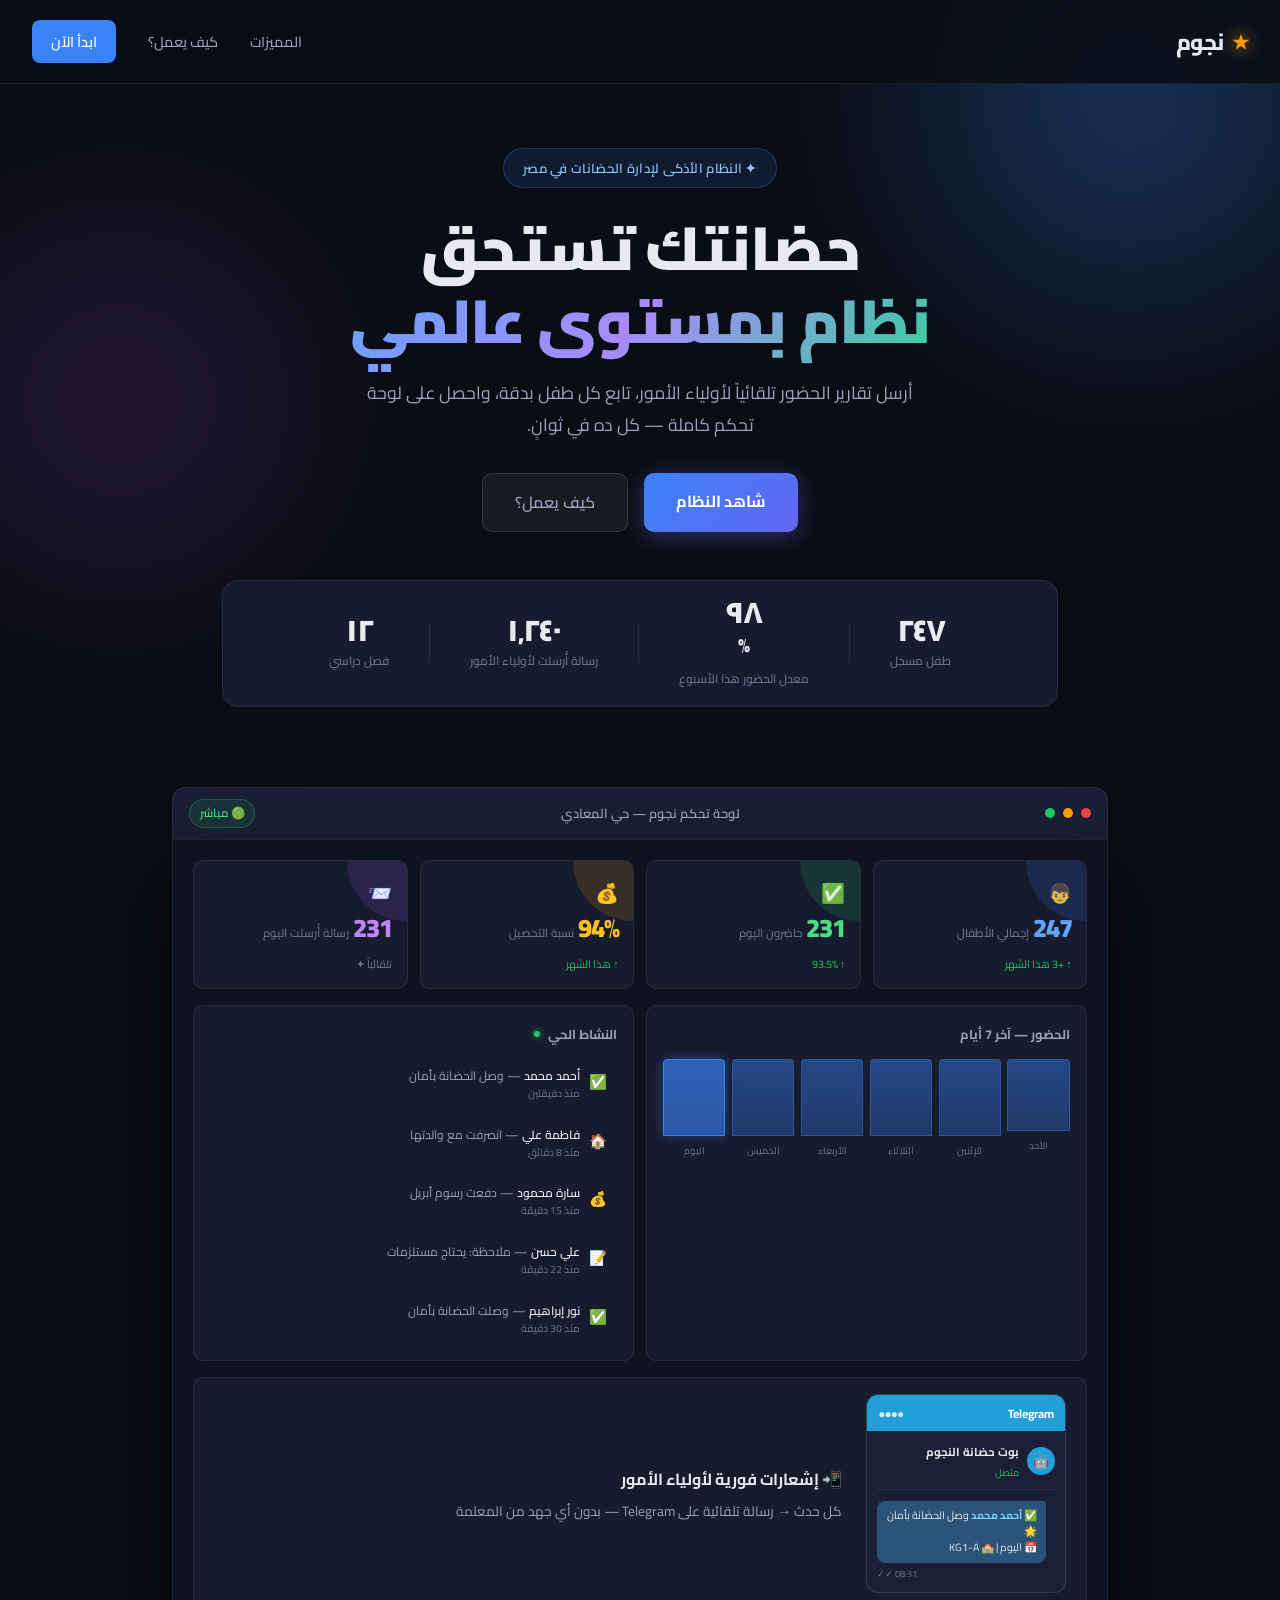
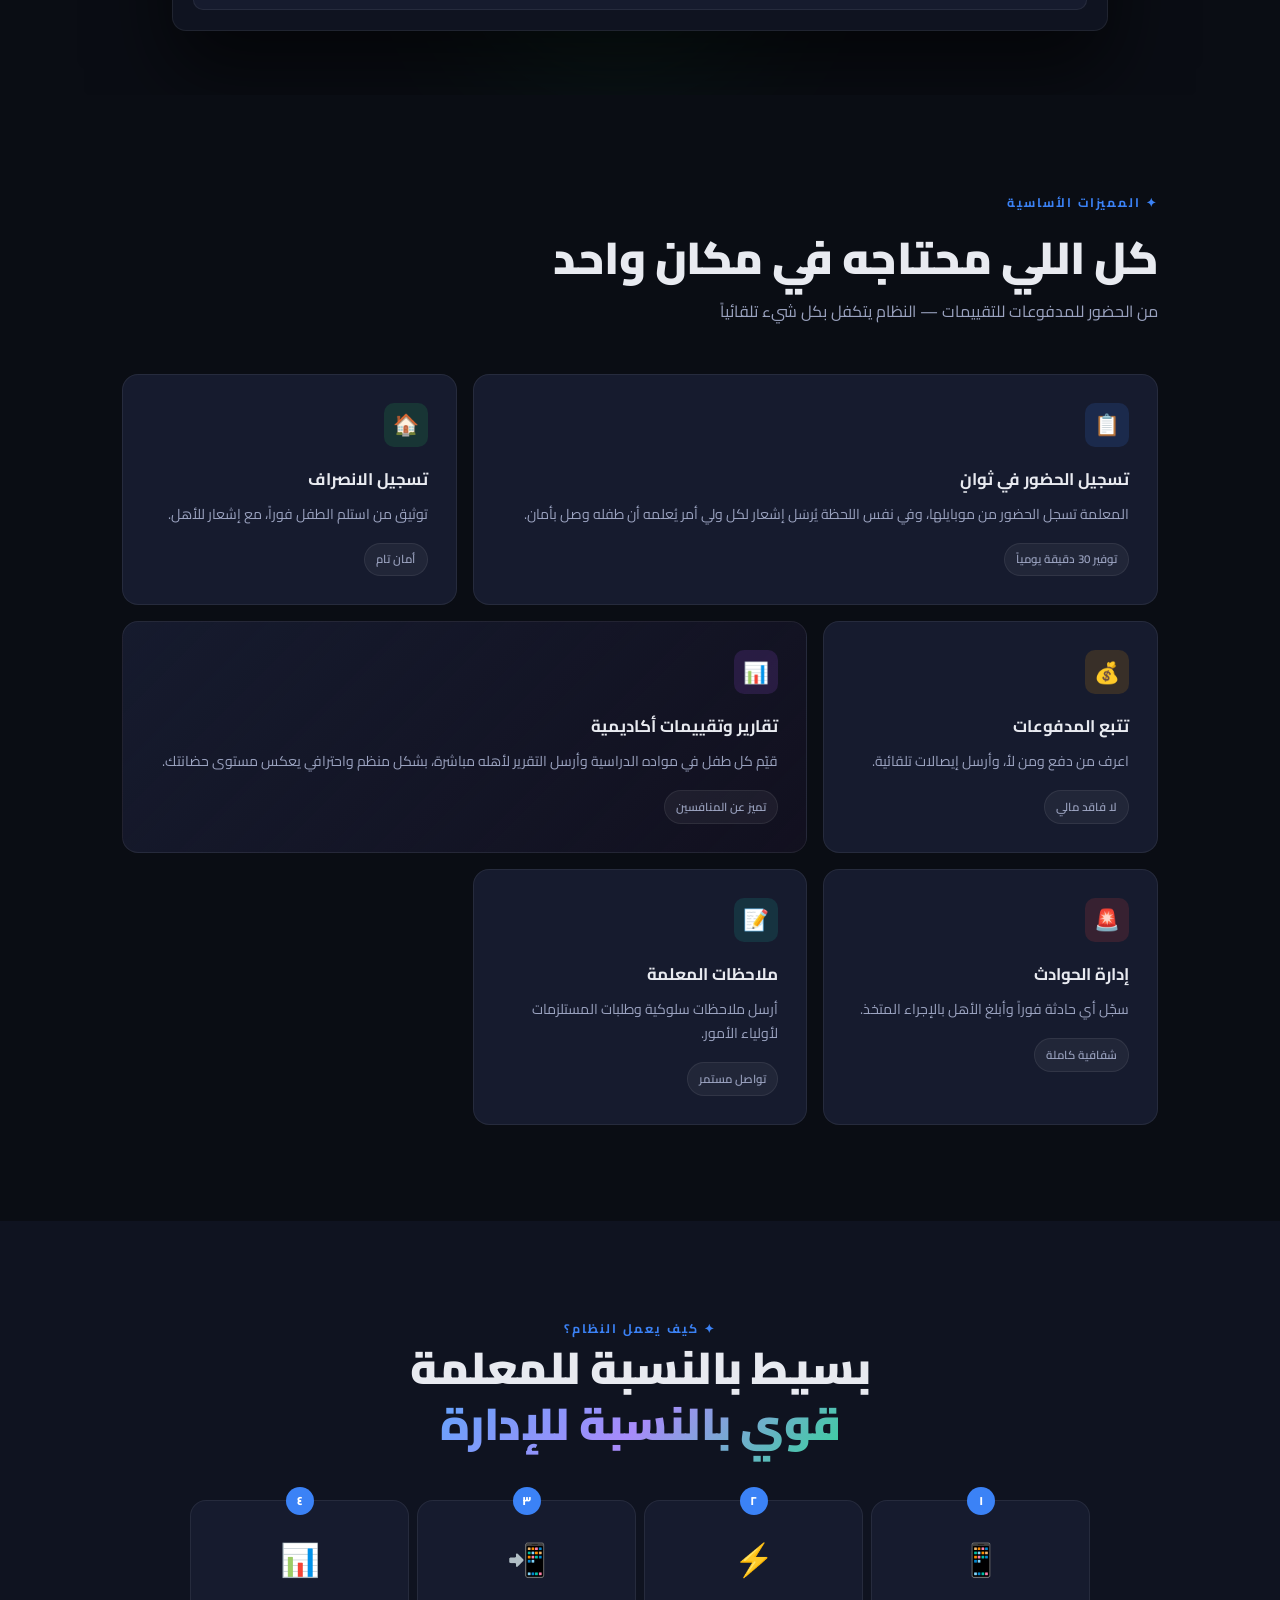
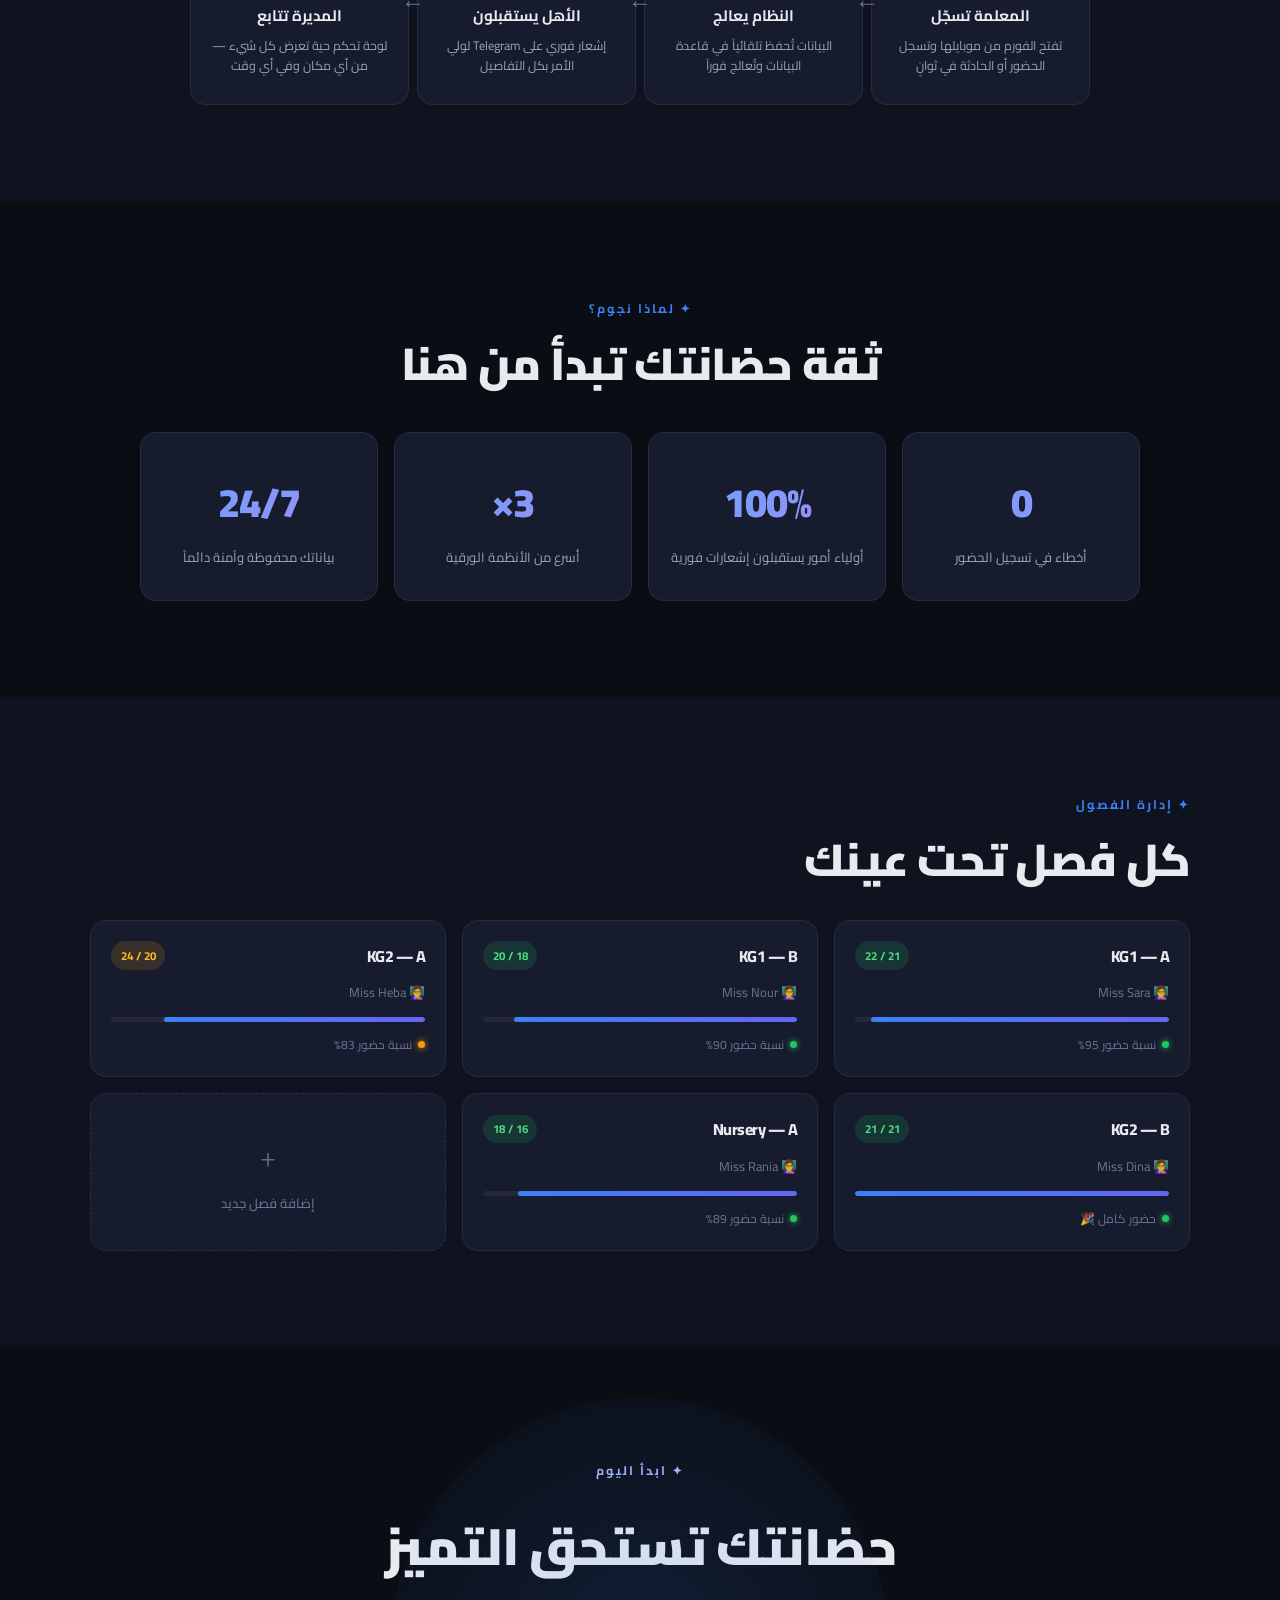
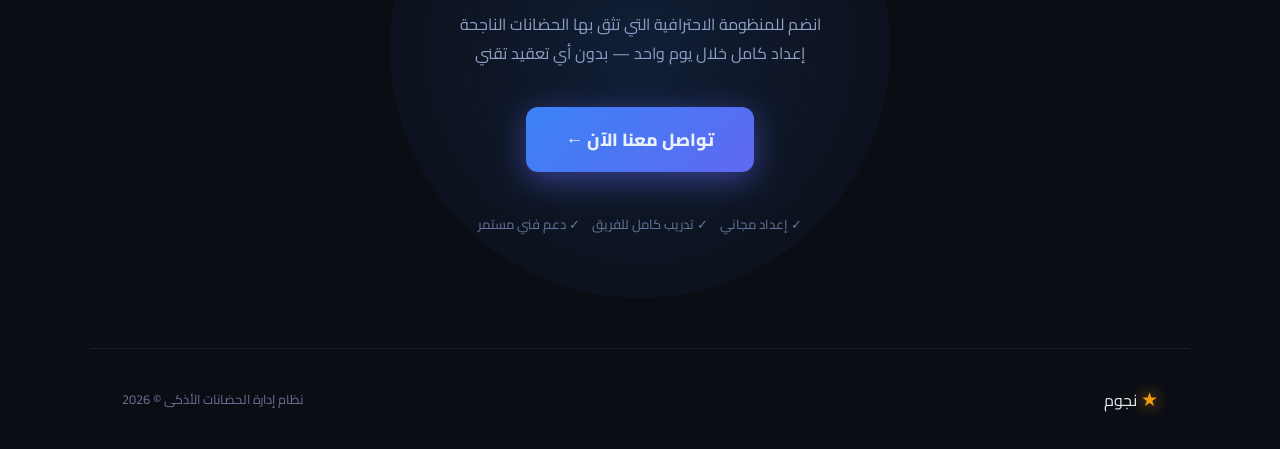
<file: index.html>
<!DOCTYPE html>
<html lang="ar" dir="rtl">
<head>
  <meta charset="UTF-8" />
  <meta name="viewport" content="width=device-width, initial-scale=1.0" />
  <title>نجوم — نظام إدارة الحضانات</title>
  <link rel="stylesheet" href="style.css" />
  <link rel="preconnect" href="https://fonts.googleapis.com" />
  <link rel="preconnect" href="https://fonts.gstatic.com" crossorigin />
  <link href="https://fonts.googleapis.com/css2?family=Cairo:wght@300;400;500;600;700;800;900&family=Tajawal:wght@300;400;500;700;800&display=swap" rel="stylesheet" />
</head>
<body>

  <!-- ===== HERO ===== -->
  <section id="hero">
    <div class="hero-bg-orbs">
      <span class="orb orb-1"></span>
      <span class="orb orb-2"></span>
      <span class="orb orb-3"></span>
    </div>

    <nav class="nav">
      <div class="nav-logo">
        <span class="logo-star">★</span>
        <span class="logo-text">نجوم</span>
      </div>
      <div class="nav-links">
        <a href="#features">المميزات</a>
        <a href="#workflow">كيف يعمل؟</a>
        <a href="#cta" class="nav-cta">ابدأ الآن</a>
      </div>
    </nav>

    <div class="hero-content">
      <div class="hero-badge">✦ النظام الأذكى لإدارة الحضانات في مصر</div>
      <h1 class="hero-headline">
        حضانتك تستحق<br />
        <span class="gradient-text">نظام بمستوى عالمي</span>
      </h1>
      <p class="hero-sub">
        أرسل تقارير الحضور تلقائياً لأولياء الأمور، تابع كل طفل بدقة، واحصل على لوحة تحكم كاملة — كل ده في ثوانٍ.
      </p>
      <div class="hero-actions">
        <a href="#features" class="btn-primary">شاهد النظام</a>
        <a href="#workflow" class="btn-ghost">كيف يعمل؟</a>
      </div>

      <!-- LIVE STATS BAR -->
      <div class="hero-stats">
        <div class="stat-item">
          <span class="stat-num" data-target="247">0</span>
          <span class="stat-label">طفل مسجل</span>
        </div>
        <div class="stat-sep"></div>
        <div class="stat-item">
          <span class="stat-num" data-target="98">0</span><span class="stat-pct">%</span>
          <span class="stat-label">معدل الحضور هذا الأسبوع</span>
        </div>
        <div class="stat-sep"></div>
        <div class="stat-item">
          <span class="stat-num" data-target="1240">0</span>
          <span class="stat-label">رسالة أُرسلت لأولياء الأمور</span>
        </div>
        <div class="stat-sep"></div>
        <div class="stat-item">
          <span class="stat-num" data-target="12">0</span>
          <span class="stat-label">فصل دراسي</span>
        </div>
      </div>
    </div>

    <!-- DASHBOARD PREVIEW -->
    <div class="dashboard-preview">
      <div class="preview-header">
        <span class="preview-dot red"></span>
        <span class="preview-dot yellow"></span>
        <span class="preview-dot green"></span>
        <span class="preview-title">لوحة تحكم نجوم — حي المعادي</span>
        <span class="live-badge">🟢 مباشر</span>
      </div>
      <div class="preview-body">

        <!-- TOP CARDS -->
        <div class="preview-cards">
          <div class="pcard pcard-blue">
            <div class="pcard-icon">👦</div>
            <div class="pcard-info">
              <span class="pcard-num">247</span>
              <span class="pcard-lbl">إجمالي الأطفال</span>
            </div>
            <div class="pcard-trend up">↑ +3 هذا الشهر</div>
          </div>
          <div class="pcard pcard-green">
            <div class="pcard-icon">✅</div>
            <div class="pcard-info">
              <span class="pcard-num">231</span>
              <span class="pcard-lbl">حاضرون اليوم</span>
            </div>
            <div class="pcard-trend up">↑ 93.5%</div>
          </div>
          <div class="pcard pcard-amber">
            <div class="pcard-icon">💰</div>
            <div class="pcard-info">
              <span class="pcard-num">94%</span>
              <span class="pcard-lbl">نسبة التحصيل</span>
            </div>
            <div class="pcard-trend up">↑ هذا الشهر</div>
          </div>
          <div class="pcard pcard-purple">
            <div class="pcard-icon">📨</div>
            <div class="pcard-info">
              <span class="pcard-num">231</span>
              <span class="pcard-lbl">رسالة أُرسلت اليوم</span>
            </div>
            <div class="pcard-trend">تلقائياً ✦</div>
          </div>
        </div>

        <!-- MIDDLE ROW -->
        <div class="preview-mid">
          <!-- ATTENDANCE CHART -->
          <div class="preview-chart-box">
            <div class="box-title">الحضور — آخر 7 أيام</div>
            <div class="chart-bars">
              <div class="bar-col">
                <div class="bar-fill" style="--h:72%"></div>
                <span>الأحد</span>
              </div>
              <div class="bar-col">
                <div class="bar-fill" style="--h:88%"></div>
                <span>الإثنين</span>
              </div>
              <div class="bar-col">
                <div class="bar-fill" style="--h:91%"></div>
                <span>الثلاثاء</span>
              </div>
              <div class="bar-col">
                <div class="bar-fill" style="--h:85%"></div>
                <span>الأربعاء</span>
              </div>
              <div class="bar-col">
                <div class="bar-fill" style="--h:94%"></div>
                <span>الخميس</span>
              </div>
              <div class="bar-col active">
                <div class="bar-fill" style="--h:93%"></div>
                <span>اليوم</span>
              </div>
            </div>
          </div>

          <!-- ACTIVITY FEED -->
          <div class="preview-feed-box">
            <div class="box-title">النشاط الحي <span class="live-dot"></span></div>
            <ul class="feed-list" id="previewFeed">
              <li class="feed-item" data-type="present">
                <span class="feed-icon">✅</span>
                <div class="feed-body">
                  <strong>أحمد محمد</strong> — وصل الحضانة بأمان
                  <span class="feed-time">منذ دقيقتين</span>
                </div>
              </li>
              <li class="feed-item" data-type="checkout">
                <span class="feed-icon">🏠</span>
                <div class="feed-body">
                  <strong>فاطمة علي</strong> — انصرفت مع والدتها
                  <span class="feed-time">منذ 8 دقائق</span>
                </div>
              </li>
              <li class="feed-item" data-type="payment">
                <span class="feed-icon">💰</span>
                <div class="feed-body">
                  <strong>سارة محمود</strong> — دفعت رسوم أبريل
                  <span class="feed-time">منذ 15 دقيقة</span>
                </div>
              </li>
              <li class="feed-item" data-type="note">
                <span class="feed-icon">📝</span>
                <div class="feed-body">
                  <strong>علي حسن</strong> — ملاحظة: يحتاج مستلزمات
                  <span class="feed-time">منذ 22 دقيقة</span>
                </div>
              </li>
              <li class="feed-item" data-type="present">
                <span class="feed-icon">✅</span>
                <div class="feed-body">
                  <strong>نور إبراهيم</strong> — وصلت الحضانة بأمان
                  <span class="feed-time">منذ 30 دقيقة</span>
                </div>
              </li>
            </ul>
          </div>
        </div>

        <!-- TELEGRAM NOTIFICATION PREVIEW -->
        <div class="preview-telegram">
          <div class="tg-phone">
            <div class="tg-bar">
              <span>Telegram</span>
              <span class="tg-signal">●●●●</span>
            </div>
            <div class="tg-chat">
              <div class="tg-header">
                <span class="tg-avatar">🤖</span>
                <div>
                  <div class="tg-name">بوت حضانة النجوم</div>
                  <div class="tg-status">متصل</div>
                </div>
              </div>
              <div class="tg-messages" id="tgMessages">
                <div class="tg-msg">
                  <div class="tg-bubble">✅ <strong>أحمد محمد</strong> وصل الحضانة بأمان 🌟<br/>📅 اليوم | 🏫 KG1-A</div>
                  <span class="tg-ts">08:31 ✓✓</span>
                </div>
              </div>
            </div>
          </div>
          <div class="tg-caption">
            <div class="tg-caption-title">📲 إشعارات فورية لأولياء الأمور</div>
            <div class="tg-caption-sub">كل حدث → رسالة تلقائية على Telegram — بدون أي جهد من المعلمة</div>
          </div>
        </div>

      </div>
    </div>
  </section>

  <!-- ===== FEATURES ===== -->
  <section id="features">
    <div class="section-label">✦ المميزات الأساسية</div>
    <h2 class="section-title">كل اللي محتاجه في مكان واحد</h2>
    <p class="section-sub">من الحضور للمدفوعات للتقييمات — النظام يتكفل بكل شيء تلقائياً</p>

    <div class="features-grid">

      <div class="feat-card feat-large">
        <div class="feat-icon-wrap blue">📋</div>
        <h3>تسجيل الحضور في ثوانٍ</h3>
        <p>المعلمة تسجل الحضور من موبايلها، وفي نفس اللحظة يُرسَل إشعار لكل ولي أمر يُعلمه أن طفله وصل بأمان.</p>
        <div class="feat-tag">توفير 30 دقيقة يومياً</div>
      </div>

      <div class="feat-card">
        <div class="feat-icon-wrap green">🏠</div>
        <h3>تسجيل الانصراف</h3>
        <p>توثيق من استلم الطفل فوراً، مع إشعار للأهل.</p>
        <div class="feat-tag">أمان تام</div>
      </div>

      <div class="feat-card">
        <div class="feat-icon-wrap amber">💰</div>
        <h3>تتبع المدفوعات</h3>
        <p>اعرف من دفع ومن لأ، وأرسل إيصالات تلقائية.</p>
        <div class="feat-tag">لا فاقد مالي</div>
      </div>

      <div class="feat-card feat-large feat-reverse">
        <div class="feat-icon-wrap purple">📊</div>
        <h3>تقارير وتقييمات أكاديمية</h3>
        <p>قيّم كل طفل في مواده الدراسية وأرسل التقرير لأهله مباشرة، بشكل منظم واحترافي يعكس مستوى حضانتك.</p>
        <div class="feat-tag">تميز عن المنافسين</div>
      </div>

      <div class="feat-card">
        <div class="feat-icon-wrap red">🚨</div>
        <h3>إدارة الحوادث</h3>
        <p>سجّل أي حادثة فوراً وأبلغ الأهل بالإجراء المتخذ.</p>
        <div class="feat-tag">شفافية كاملة</div>
      </div>

      <div class="feat-card">
        <div class="feat-icon-wrap teal">📝</div>
        <h3>ملاحظات المعلمة</h3>
        <p>أرسل ملاحظات سلوكية وطلبات المستلزمات لأولياء الأمور.</p>
        <div class="feat-tag">تواصل مستمر</div>
      </div>

    </div>
  </section>

  <!-- ===== WORKFLOW ===== -->
  <section id="workflow">
    <div class="section-label">✦ كيف يعمل النظام؟</div>
    <h2 class="section-title">بسيط بالنسبة للمعلمة<br/><span class="gradient-text">قوي بالنسبة للإدارة</span></h2>

    <div class="workflow-steps">
      <div class="wf-step">
        <div class="wf-num">١</div>
        <div class="wf-icon">📱</div>
        <h4>المعلمة تسجّل</h4>
        <p>تفتح الفورم من موبايلها وتسجل الحضور أو الحادثة في ثوانٍ</p>
      </div>
      <div class="wf-arrow">←</div>
      <div class="wf-step">
        <div class="wf-num">٢</div>
        <div class="wf-icon">⚡</div>
        <h4>النظام يعالج</h4>
        <p>البيانات تُحفظ تلقائياً في قاعدة البيانات وتُعالج فوراً</p>
      </div>
      <div class="wf-arrow">←</div>
      <div class="wf-step">
        <div class="wf-num">٣</div>
        <div class="wf-icon">📲</div>
        <h4>الأهل يستقبلون</h4>
        <p>إشعار فوري على Telegram لولي الأمر بكل التفاصيل</p>
      </div>
      <div class="wf-arrow">←</div>
      <div class="wf-step">
        <div class="wf-num">٤</div>
        <div class="wf-icon">📊</div>
        <h4>المديرة تتابع</h4>
        <p>لوحة تحكم حية تعرض كل شيء — من أي مكان وفي أي وقت</p>
      </div>
    </div>
  </section>

  <!-- ===== TRUST SECTION ===== -->
  <section id="trust">
    <div class="trust-inner">
      <div class="trust-headline">
        <div class="section-label">✦ لماذا نجوم؟</div>
        <h2 class="section-title" style="margin-bottom:1rem">ثقة حضانتك تبدأ من هنا</h2>
      </div>
      <div class="trust-grid">
        <div class="trust-card">
          <div class="trust-num">0</div>
          <div class="trust-desc">أخطاء في تسجيل الحضور</div>
        </div>
        <div class="trust-card">
          <div class="trust-num">100%</div>
          <div class="trust-desc">أولياء أمور يستقبلون إشعارات فورية</div>
        </div>
        <div class="trust-card">
          <div class="trust-num">3×</div>
          <div class="trust-desc">أسرع من الأنظمة الورقية</div>
        </div>
        <div class="trust-card">
          <div class="trust-num">24/7</div>
          <div class="trust-desc">بياناتك محفوظة وآمنة دائماً</div>
        </div>
      </div>
    </div>
  </section>

  <!-- ===== CLASSES DEMO ===== -->
  <section id="classes-demo">
    <div class="section-label">✦ إدارة الفصول</div>
    <h2 class="section-title">كل فصل تحت عينك</h2>
    <div class="classes-grid">
      <div class="class-card" onclick="openClassModal(this)" data-class="KG1-A" data-teacher="Miss Sara" data-count="22" data-present="21">
        <div class="class-header">
          <span class="class-name">KG1 — A</span>
          <span class="class-badge present">21 / 22</span>
        </div>
        <div class="class-meta">👩‍🏫 Miss Sara</div>
        <div class="class-bar"><div class="class-bar-fill" style="width:95%"></div></div>
        <div class="class-footer">
          <span class="status-dot green"></span> نسبة حضور 95%
        </div>
      </div>
      <div class="class-card" onclick="openClassModal(this)" data-class="KG1-B" data-teacher="Miss Nour" data-count="20" data-present="18">
        <div class="class-header">
          <span class="class-name">KG1 — B</span>
          <span class="class-badge present">18 / 20</span>
        </div>
        <div class="class-meta">👩‍🏫 Miss Nour</div>
        <div class="class-bar"><div class="class-bar-fill" style="width:90%"></div></div>
        <div class="class-footer">
          <span class="status-dot green"></span> نسبة حضور 90%
        </div>
      </div>
      <div class="class-card" onclick="openClassModal(this)" data-class="KG2-A" data-teacher="Miss Heba" data-count="24" data-present="20">
        <div class="class-header">
          <span class="class-name">KG2 — A</span>
          <span class="class-badge warning">20 / 24</span>
        </div>
        <div class="class-meta">👩‍🏫 Miss Heba</div>
        <div class="class-bar"><div class="class-bar-fill" style="width:83%"></div></div>
        <div class="class-footer">
          <span class="status-dot amber"></span> نسبة حضور 83%
        </div>
      </div>
      <div class="class-card" onclick="openClassModal(this)" data-class="KG2-B" data-teacher="Miss Dina" data-count="21" data-present="21">
        <div class="class-header">
          <span class="class-name">KG2 — B</span>
          <span class="class-badge present">21 / 21</span>
        </div>
        <div class="class-meta">👩‍🏫 Miss Dina</div>
        <div class="class-bar"><div class="class-bar-fill" style="width:100%"></div></div>
        <div class="class-footer">
          <span class="status-dot green"></span> حضور كامل 🎉
        </div>
      </div>
      <div class="class-card" onclick="openClassModal(this)" data-class="Nursery-A" data-teacher="Miss Rania" data-count="18" data-present="16">
        <div class="class-header">
          <span class="class-name">Nursery — A</span>
          <span class="class-badge present">16 / 18</span>
        </div>
        <div class="class-meta">👩‍🏫 Miss Rania</div>
        <div class="class-bar"><div class="class-bar-fill" style="width:89%"></div></div>
        <div class="class-footer">
          <span class="status-dot green"></span> نسبة حضور 89%
        </div>
      </div>
      <div class="class-card add-class-card">
        <div class="add-class-icon">+</div>
        <div class="add-class-text">إضافة فصل جديد</div>
      </div>
    </div>
  </section>

  <!-- ===== CTA ===== -->
  <section id="cta">
    <div class="cta-inner">
      <div class="cta-orb"></div>
      <div class="section-label" style="color:#a5b4fc">✦ ابدأ اليوم</div>
      <h2 class="cta-title">حضانتك تستحق التميز</h2>
      <p class="cta-sub">انضم للمنظومة الاحترافية التي تثق بها الحضانات الناجحة<br/>إعداد كامل خلال يوم واحد — بدون أي تعقيد تقني</p>
      <a href="mailto:info@nojoom.app" class="btn-cta">تواصل معنا الآن ←</a>
      <div class="cta-note">✓ إعداد مجاني &nbsp;&nbsp; ✓ تدريب كامل للفريق &nbsp;&nbsp; ✓ دعم فني مستمر</div>
    </div>
  </section>

  <!-- ===== FOOTER ===== -->
  <footer class="footer">
    <div class="footer-logo">
      <span class="logo-star">★</span>
      <span class="logo-text">نجوم</span>
    </div>
    <div class="footer-note">نظام إدارة الحضانات الأذكى © 2026</div>
  </footer>

  <!-- ===== CLASS MODAL ===== -->
  <div id="classModal" class="modal-overlay" onclick="closeModal(event)">
    <div class="modal-box">
      <button class="modal-close" onclick="document.getElementById('classModal').classList.remove('open')">✕</button>
      <div class="modal-title" id="modalTitle">فصل KG1-A</div>
      <div class="modal-meta" id="modalMeta"></div>
      <div class="modal-children" id="modalChildren"></div>
    </div>
  </div>

  <script src="app.js"></script>
</body>
</html>
</file>
<file: style.css>
/* ============================
   VARIABLES & RESET
   ============================ */
:root {
  --bg: #0a0d14;
  --bg-2: #0f1320;
  --bg-3: #141825;
  --bg-card: #161b2e;
  --border: rgba(255,255,255,0.07);
  --border-light: rgba(255,255,255,0.12);

  --blue: #3b82f6;
  --blue-soft: rgba(59,130,246,0.15);
  --blue-glow: rgba(59,130,246,0.3);

  --green: #22c55e;
  --green-soft: rgba(34,197,94,0.15);

  --amber: #f59e0b;
  --amber-soft: rgba(245,158,11,0.15);

  --purple: #a855f7;
  --purple-soft: rgba(168,85,247,0.15);

  --red: #ef4444;
  --red-soft: rgba(239,68,68,0.15);

  --teal: #14b8a6;
  --teal-soft: rgba(20,184,166,0.15);

  --text: #e8eaf0;
  --text-muted: #6b7494;
  --text-soft: #9ba3c0;

  --radius: 16px;
  --radius-sm: 10px;
  --font: 'Cairo', 'Tajawal', sans-serif;
}

*, *::before, *::after { box-sizing: border-box; margin: 0; padding: 0; }

html { scroll-behavior: smooth; }

body {
  font-family: var(--font);
  background: var(--bg);
  color: var(--text);
  direction: rtl;
  overflow-x: hidden;
  -webkit-font-smoothing: antialiased;
}

a { text-decoration: none; color: inherit; }

/* ============================
   NAVIGATION
   ============================ */
.nav {
  display: flex;
  align-items: center;
  justify-content: space-between;
  padding: 1.25rem 2rem;
  position: sticky;
  top: 0;
  z-index: 100;
  background: rgba(10,13,20,0.85);
  backdrop-filter: blur(20px);
  border-bottom: 1px solid var(--border);
}

.nav-logo {
  display: flex;
  align-items: center;
  gap: 0.5rem;
  font-size: 1.4rem;
  font-weight: 800;
  letter-spacing: -0.5px;
}

.logo-star {
  color: var(--amber);
  font-size: 1.2rem;
  filter: drop-shadow(0 0 8px var(--amber));
}

.logo-text { color: var(--text); }

.nav-links {
  display: flex;
  align-items: center;
  gap: 2rem;
  font-size: 0.9rem;
  font-weight: 500;
}

.nav-links a { color: var(--text-soft); transition: color 0.2s; }
.nav-links a:hover { color: var(--text); }

.nav-cta {
  background: var(--blue) !important;
  color: #fff !important;
  padding: 0.5rem 1.2rem;
  border-radius: 8px;
  font-weight: 600;
  transition: background 0.2s, box-shadow 0.2s !important;
}
.nav-cta:hover {
  background: #2563eb !important;
  box-shadow: 0 0 20px var(--blue-glow);
}

/* ============================
   HERO SECTION
   ============================ */
#hero {
  position: relative;
  overflow: hidden;
  padding: 0 0 4rem;
}

.hero-bg-orbs {
  position: absolute;
  inset: 0;
  pointer-events: none;
  z-index: 0;
}

.orb {
  position: absolute;
  border-radius: 50%;
  filter: blur(80px);
  opacity: 0.35;
}
.orb-1 {
  width: 500px; height: 500px;
  top: -150px; right: -100px;
  background: radial-gradient(circle, #3b82f6, transparent);
}
.orb-2 {
  width: 400px; height: 400px;
  top: 200px; left: -80px;
  background: radial-gradient(circle, #a855f7, transparent);
  opacity: 0.2;
}
.orb-3 {
  width: 300px; height: 300px;
  bottom: 0; right: 40%;
  background: radial-gradient(circle, #22c55e, transparent);
  opacity: 0.15;
}

.hero-content {
  position: relative;
  z-index: 2;
  text-align: center;
  padding: 4rem 2rem 3rem;
  max-width: 900px;
  margin: 0 auto;
}

.hero-badge {
  display: inline-block;
  background: rgba(59,130,246,0.12);
  border: 1px solid rgba(59,130,246,0.3);
  color: #93c5fd;
  padding: 0.45rem 1.2rem;
  border-radius: 50px;
  font-size: 0.82rem;
  font-weight: 600;
  margin-bottom: 1.5rem;
  letter-spacing: 0.3px;
  animation: fadeUp 0.6s ease both;
}

.hero-headline {
  font-size: clamp(2.2rem, 5vw, 3.8rem);
  font-weight: 900;
  line-height: 1.2;
  margin-bottom: 1.2rem;
  letter-spacing: -1px;
  animation: fadeUp 0.7s 0.1s ease both;
}

.gradient-text {
  background: linear-gradient(135deg, #60a5fa, #a78bfa, #34d399);
  -webkit-background-clip: text;
  -webkit-text-fill-color: transparent;
  background-clip: text;
}

.hero-sub {
  font-size: 1.1rem;
  color: var(--text-soft);
  max-width: 560px;
  margin: 0 auto 2rem;
  line-height: 1.8;
  font-weight: 400;
  animation: fadeUp 0.7s 0.2s ease both;
}

.hero-actions {
  display: flex;
  gap: 1rem;
  justify-content: center;
  margin-bottom: 3rem;
  animation: fadeUp 0.7s 0.3s ease both;
}

.btn-primary {
  background: linear-gradient(135deg, #3b82f6, #6366f1);
  color: #fff;
  padding: 0.85rem 2rem;
  border-radius: 10px;
  font-weight: 700;
  font-size: 1rem;
  font-family: var(--font);
  box-shadow: 0 4px 24px rgba(99,102,241,0.4);
  transition: transform 0.2s, box-shadow 0.2s;
}
.btn-primary:hover {
  transform: translateY(-2px);
  box-shadow: 0 8px 32px rgba(99,102,241,0.5);
}

.btn-ghost {
  background: rgba(255,255,255,0.06);
  border: 1px solid var(--border-light);
  color: var(--text-soft);
  padding: 0.85rem 2rem;
  border-radius: 10px;
  font-weight: 600;
  font-size: 1rem;
  font-family: var(--font);
  transition: background 0.2s, color 0.2s;
}
.btn-ghost:hover {
  background: rgba(255,255,255,0.1);
  color: var(--text);
}

/* STATS BAR */
.hero-stats {
  display: flex;
  align-items: center;
  justify-content: center;
  gap: 0;
  background: var(--bg-card);
  border: 1px solid var(--border);
  border-radius: 16px;
  padding: 1rem 0;
  animation: fadeUp 0.7s 0.4s ease both;
}

.stat-item {
  display: flex;
  flex-direction: column;
  align-items: center;
  padding: 0 2.5rem;
  position: relative;
}

.stat-num {
  font-size: 1.9rem;
  font-weight: 900;
  color: var(--text);
  line-height: 1;
  letter-spacing: -1px;
}
.stat-pct {
  font-size: 1.2rem;
  font-weight: 900;
  color: var(--text);
}
.stat-label {
  font-size: 0.75rem;
  color: var(--text-muted);
  margin-top: 0.2rem;
  font-weight: 500;
}

.stat-sep {
  width: 1px;
  height: 40px;
  background: var(--border);
}

/* ============================
   DASHBOARD PREVIEW
   ============================ */
.dashboard-preview {
  position: relative;
  z-index: 2;
  max-width: 1000px;
  margin: 2rem auto 0;
  padding: 0 2rem;
  animation: fadeUp 0.8s 0.5s ease both;
}

.preview-header {
  display: flex;
  align-items: center;
  gap: 0.5rem;
  background: #1a1f35;
  border: 1px solid var(--border);
  border-bottom: none;
  border-radius: 14px 14px 0 0;
  padding: 0.7rem 1rem;
  font-size: 0.8rem;
  color: var(--text-muted);
}

.preview-dot {
  width: 10px; height: 10px;
  border-radius: 50%;
  display: inline-block;
}
.preview-dot.red { background: #ef4444; }
.preview-dot.yellow { background: #f59e0b; }
.preview-dot.green { background: #22c55e; }

.preview-title { flex: 1; text-align: center; font-weight: 600; color: var(--text-soft); }

.live-badge {
  background: rgba(34,197,94,0.12);
  border: 1px solid rgba(34,197,94,0.3);
  color: #4ade80;
  padding: 0.15rem 0.6rem;
  border-radius: 50px;
  font-size: 0.72rem;
  font-weight: 600;
}

.preview-body {
  background: var(--bg-2);
  border: 1px solid var(--border);
  border-radius: 0 0 14px 14px;
  padding: 1.25rem;
  display: flex;
  flex-direction: column;
  gap: 1rem;
  box-shadow: 0 40px 80px rgba(0,0,0,0.6);
}

/* TOP CARDS */
.preview-cards {
  display: grid;
  grid-template-columns: repeat(4, 1fr);
  gap: 0.75rem;
}

.pcard {
  background: var(--bg-card);
  border: 1px solid var(--border);
  border-radius: var(--radius-sm);
  padding: 0.9rem;
  display: flex;
  flex-direction: column;
  gap: 0.3rem;
  position: relative;
  overflow: hidden;
  transition: transform 0.2s;
}
.pcard:hover { transform: translateY(-2px); }

.pcard::before {
  content: '';
  position: absolute;
  top: 0; right: 0;
  width: 60px; height: 60px;
  border-radius: 0 0 0 60px;
  opacity: 0.15;
}
.pcard-blue::before { background: var(--blue); }
.pcard-green::before { background: var(--green); }
.pcard-amber::before { background: var(--amber); }
.pcard-purple::before { background: var(--purple); }

.pcard-icon { font-size: 1.2rem; }
.pcard-num {
  font-size: 1.6rem;
  font-weight: 900;
  letter-spacing: -1px;
  line-height: 1;
}
.pcard-lbl { font-size: 0.72rem; color: var(--text-muted); font-weight: 500; }
.pcard-trend {
  font-size: 0.68rem;
  color: var(--text-muted);
  margin-top: 0.2rem;
}
.pcard-trend.up { color: var(--green); }

.pcard-blue .pcard-num { color: #60a5fa; }
.pcard-green .pcard-num { color: #4ade80; }
.pcard-amber .pcard-num { color: #fbbf24; }
.pcard-purple .pcard-num { color: #c084fc; }

/* MIDDLE ROW */
.preview-mid {
  display: grid;
  grid-template-columns: 1fr 1fr;
  gap: 0.75rem;
}

.preview-chart-box,
.preview-feed-box {
  background: var(--bg-card);
  border: 1px solid var(--border);
  border-radius: var(--radius-sm);
  padding: 1rem;
}

.box-title {
  font-size: 0.8rem;
  font-weight: 700;
  color: var(--text-soft);
  margin-bottom: 0.8rem;
  display: flex;
  align-items: center;
  gap: 0.5rem;
}

/* CHART BARS */
.chart-bars {
  display: flex;
  align-items: flex-end;
  gap: 0.4rem;
  height: 100px;
}

.bar-col {
  flex: 1;
  display: flex;
  flex-direction: column;
  align-items: center;
  gap: 0.3rem;
  height: 100%;
}

.bar-fill {
  width: 100%;
  height: var(--h);
  background: rgba(59,130,246,0.3);
  border-radius: 4px 4px 0 0;
  border: 1px solid rgba(59,130,246,0.4);
  transition: height 1s cubic-bezier(0.16,1,0.3,1);
  position: relative;
  overflow: hidden;
}
.bar-fill::after {
  content: '';
  position: absolute;
  inset: 0;
  background: linear-gradient(to top, transparent, rgba(59,130,246,0.2));
}

.bar-col.active .bar-fill {
  background: rgba(59,130,246,0.6);
  border-color: var(--blue);
  box-shadow: 0 0 12px rgba(59,130,246,0.4);
}

.bar-col span {
  font-size: 0.6rem;
  color: var(--text-muted);
  white-space: nowrap;
}

/* ACTIVITY FEED */
.live-dot {
  width: 6px; height: 6px;
  border-radius: 50%;
  background: var(--green);
  box-shadow: 0 0 6px var(--green);
  animation: pulse 2s infinite;
  display: inline-block;
}

.feed-list {
  list-style: none;
  display: flex;
  flex-direction: column;
  gap: 0.5rem;
}

.feed-item {
  display: flex;
  align-items: flex-start;
  gap: 0.6rem;
  padding: 0.5rem 0.6rem;
  border-radius: 8px;
  transition: background 0.15s;
}
.feed-item:hover { background: rgba(255,255,255,0.04); }

.feed-icon { font-size: 0.9rem; margin-top: 1px; }

.feed-body {
  flex: 1;
  font-size: 0.75rem;
  line-height: 1.5;
  color: var(--text-soft);
}
.feed-body strong { color: var(--text); font-weight: 600; }

.feed-time {
  display: block;
  font-size: 0.65rem;
  color: var(--text-muted);
  margin-top: 1px;
}

/* TELEGRAM PREVIEW */
.preview-telegram {
  display: flex;
  gap: 1.5rem;
  align-items: center;
  background: var(--bg-card);
  border: 1px solid var(--border);
  border-radius: var(--radius-sm);
  padding: 1rem 1.25rem;
}

.tg-phone {
  background: #1a1f35;
  border: 1px solid var(--border-light);
  border-radius: 12px;
  width: 200px;
  flex-shrink: 0;
  overflow: hidden;
  font-size: 0.72rem;
}

.tg-bar {
  background: #229ED9;
  padding: 0.4rem 0.7rem;
  display: flex;
  justify-content: space-between;
  color: #fff;
  font-weight: 700;
  font-size: 0.75rem;
}
.tg-signal { letter-spacing: -1px; opacity: 0.8; }

.tg-chat { padding: 0.6rem; }

.tg-header {
  display: flex;
  align-items: center;
  gap: 0.5rem;
  margin-bottom: 0.7rem;
  padding-bottom: 0.5rem;
  border-bottom: 1px solid var(--border);
}
.tg-avatar {
  width: 28px; height: 28px;
  background: #229ED9;
  border-radius: 50%;
  display: flex; align-items: center; justify-content: center;
  font-size: 0.8rem;
}
.tg-name { font-size: 0.72rem; font-weight: 700; color: var(--text); }
.tg-status { font-size: 0.6rem; color: var(--green); }

.tg-messages { display: flex; flex-direction: column; gap: 0.4rem; }
.tg-msg { display: flex; flex-direction: column; align-items: flex-end; gap: 0.15rem; }

.tg-bubble {
  background: #2b5278;
  color: var(--text);
  padding: 0.45rem 0.6rem;
  border-radius: 8px 2px 8px 8px;
  font-size: 0.66rem;
  line-height: 1.5;
  max-width: 95%;
  text-align: right;
}
.tg-bubble strong { color: #7dd3fc; }

.tg-ts {
  font-size: 0.58rem;
  color: var(--text-muted);
}

.tg-caption { flex: 1; }
.tg-caption-title {
  font-size: 1rem;
  font-weight: 700;
  color: var(--text);
  margin-bottom: 0.4rem;
}
.tg-caption-sub {
  font-size: 0.85rem;
  color: var(--text-soft);
  line-height: 1.7;
}

/* ============================
   FEATURES SECTION
   ============================ */
#features {
  padding: 6rem 2rem;
  max-width: 1100px;
  margin: 0 auto;
}

.section-label {
  font-size: 0.78rem;
  font-weight: 700;
  text-transform: uppercase;
  letter-spacing: 2px;
  color: var(--blue);
  margin-bottom: 1rem;
}

.section-title {
  font-size: clamp(1.8rem, 4vw, 2.8rem);
  font-weight: 900;
  letter-spacing: -0.5px;
  margin-bottom: 0.8rem;
  line-height: 1.25;
}

.section-sub {
  font-size: 1rem;
  color: var(--text-soft);
  margin-bottom: 3rem;
  max-width: 500px;
  line-height: 1.7;
}

.features-grid {
  display: grid;
  grid-template-columns: repeat(3, 1fr);
  grid-template-rows: auto auto;
  gap: 1rem;
}

.feat-card {
  background: var(--bg-card);
  border: 1px solid var(--border);
  border-radius: var(--radius);
  padding: 1.75rem;
  transition: border-color 0.2s, transform 0.2s, box-shadow 0.2s;
  position: relative;
  overflow: hidden;
}
.feat-card::after {
  content: '';
  position: absolute;
  inset: 0;
  opacity: 0;
  background: radial-gradient(circle at 50% 0%, rgba(59,130,246,0.05), transparent 70%);
  transition: opacity 0.3s;
}
.feat-card:hover {
  border-color: var(--border-light);
  transform: translateY(-3px);
  box-shadow: 0 16px 40px rgba(0,0,0,0.4);
}
.feat-card:hover::after { opacity: 1; }

.feat-large { grid-column: span 2; }
.feat-reverse { background: linear-gradient(135deg, var(--bg-card), rgba(168,85,247,0.05)); }

.feat-icon-wrap {
  width: 44px; height: 44px;
  border-radius: 10px;
  display: flex; align-items: center; justify-content: center;
  font-size: 1.3rem;
  margin-bottom: 1rem;
}
.feat-icon-wrap.blue { background: var(--blue-soft); }
.feat-icon-wrap.green { background: var(--green-soft); }
.feat-icon-wrap.amber { background: var(--amber-soft); }
.feat-icon-wrap.purple { background: var(--purple-soft); }
.feat-icon-wrap.red { background: var(--red-soft); }
.feat-icon-wrap.teal { background: var(--teal-soft); }

.feat-card h3 {
  font-size: 1.05rem;
  font-weight: 700;
  margin-bottom: 0.5rem;
}
.feat-card p {
  font-size: 0.88rem;
  color: var(--text-soft);
  line-height: 1.7;
  margin-bottom: 1rem;
}

.feat-tag {
  display: inline-block;
  background: rgba(255,255,255,0.05);
  border: 1px solid var(--border);
  color: var(--text-soft);
  font-size: 0.72rem;
  font-weight: 600;
  padding: 0.3rem 0.7rem;
  border-radius: 50px;
}

/* ============================
   WORKFLOW SECTION
   ============================ */
#workflow {
  padding: 6rem 2rem;
  background: var(--bg-2);
  text-align: center;
}

#workflow .section-title,
#workflow .section-label { margin: 0 auto; }

.workflow-steps {
  display: flex;
  align-items: center;
  justify-content: center;
  gap: 0;
  margin-top: 3rem;
  max-width: 900px;
  margin-left: auto;
  margin-right: auto;
}

.wf-step {
  background: var(--bg-card);
  border: 1px solid var(--border);
  border-radius: var(--radius);
  padding: 1.75rem 1.25rem;
  flex: 1;
  text-align: center;
  position: relative;
  transition: border-color 0.2s, transform 0.2s;
}
.wf-step:hover {
  border-color: var(--blue);
  transform: translateY(-4px);
}

.wf-num {
  position: absolute;
  top: -14px;
  right: 50%;
  transform: translateX(50%);
  background: var(--blue);
  color: #fff;
  font-size: 0.75rem;
  font-weight: 800;
  width: 28px; height: 28px;
  border-radius: 50%;
  display: flex; align-items: center; justify-content: center;
}

.wf-icon { font-size: 2rem; margin-bottom: 0.75rem; }

.wf-step h4 {
  font-size: 0.95rem;
  font-weight: 700;
  margin-bottom: 0.4rem;
}
.wf-step p {
  font-size: 0.78rem;
  color: var(--text-soft);
  line-height: 1.6;
}

.wf-arrow {
  font-size: 1.5rem;
  color: var(--text-muted);
  flex-shrink: 0;
  margin: 0 -0.5rem;
  z-index: 2;
}

/* ============================
   TRUST SECTION
   ============================ */
#trust {
  padding: 6rem 2rem;
}

.trust-inner {
  max-width: 1000px;
  margin: 0 auto;
  text-align: center;
}

.trust-grid {
  display: grid;
  grid-template-columns: repeat(4, 1fr);
  gap: 1rem;
  margin-top: 2.5rem;
}

.trust-card {
  background: var(--bg-card);
  border: 1px solid var(--border);
  border-radius: var(--radius);
  padding: 2rem 1rem;
  text-align: center;
}

.trust-num {
  font-size: 2.5rem;
  font-weight: 900;
  letter-spacing: -1px;
  background: linear-gradient(135deg, #60a5fa, #a78bfa);
  -webkit-background-clip: text;
  -webkit-text-fill-color: transparent;
  background-clip: text;
  margin-bottom: 0.5rem;
}

.trust-desc {
  font-size: 0.82rem;
  color: var(--text-soft);
  line-height: 1.5;
}

/* ============================
   CLASSES SECTION
   ============================ */
#classes-demo {
  padding: 6rem 2rem;
  background: var(--bg-2);
  max-width: 100%;
}

#classes-demo .section-label,
#classes-demo .section-title {
  max-width: 1100px;
  margin-left: auto;
  margin-right: auto;
}
#classes-demo .section-title { margin-bottom: 2rem; }

.classes-grid {
  max-width: 1100px;
  margin: 0 auto;
  display: grid;
  grid-template-columns: repeat(3, 1fr);
  gap: 1rem;
}

.class-card {
  background: var(--bg-card);
  border: 1px solid var(--border);
  border-radius: var(--radius);
  padding: 1.25rem;
  cursor: pointer;
  transition: border-color 0.2s, transform 0.2s, box-shadow 0.2s;
}
.class-card:hover {
  border-color: var(--blue);
  transform: translateY(-3px);
  box-shadow: 0 12px 32px rgba(0,0,0,0.4);
}

.class-header {
  display: flex;
  justify-content: space-between;
  align-items: center;
  margin-bottom: 0.6rem;
}

.class-name {
  font-size: 1rem;
  font-weight: 800;
  letter-spacing: -0.5px;
}

.class-badge {
  font-size: 0.72rem;
  font-weight: 700;
  padding: 0.2rem 0.6rem;
  border-radius: 50px;
}
.class-badge.present { background: var(--green-soft); color: #4ade80; }
.class-badge.warning { background: var(--amber-soft); color: #fbbf24; }

.class-meta {
  font-size: 0.8rem;
  color: var(--text-muted);
  margin-bottom: 0.8rem;
}

.class-bar {
  height: 5px;
  background: rgba(255,255,255,0.06);
  border-radius: 50px;
  overflow: hidden;
  margin-bottom: 0.7rem;
}
.class-bar-fill {
  height: 100%;
  background: linear-gradient(90deg, #3b82f6, #6366f1);
  border-radius: 50px;
  transition: width 1s cubic-bezier(0.16,1,0.3,1);
}

.class-footer {
  font-size: 0.75rem;
  color: var(--text-muted);
  display: flex;
  align-items: center;
  gap: 0.4rem;
}

.status-dot {
  width: 7px; height: 7px;
  border-radius: 50%;
  display: inline-block;
  flex-shrink: 0;
}
.status-dot.green { background: var(--green); box-shadow: 0 0 6px var(--green); }
.status-dot.amber { background: var(--amber); box-shadow: 0 0 6px var(--amber); }

.add-class-card {
  display: flex;
  flex-direction: column;
  align-items: center;
  justify-content: center;
  gap: 0.5rem;
  border-style: dashed;
  border-color: rgba(255,255,255,0.1);
  color: var(--text-muted);
  min-height: 130px;
  cursor: default;
  transition: border-color 0.2s, color 0.2s;
}
.add-class-card:hover {
  border-color: rgba(255,255,255,0.25);
  color: var(--text-soft);
  transform: none;
  box-shadow: none;
}
.add-class-icon { font-size: 1.8rem; font-weight: 300; }
.add-class-text { font-size: 0.82rem; font-weight: 500; }

/* ============================
   CTA SECTION
   ============================ */
#cta {
  padding: 7rem 2rem;
  text-align: center;
  position: relative;
  overflow: hidden;
}

.cta-orb {
  position: absolute;
  top: 50%;
  left: 50%;
  transform: translate(-50%, -50%);
  width: 500px; height: 500px;
  border-radius: 50%;
  background: radial-gradient(circle, rgba(59,130,246,0.15), transparent);
  pointer-events: none;
}

.cta-inner {
  position: relative;
  z-index: 2;
  max-width: 600px;
  margin: 0 auto;
}

.cta-title {
  font-size: clamp(2rem, 5vw, 3.2rem);
  font-weight: 900;
  letter-spacing: -1px;
  margin-bottom: 1rem;
}

.cta-sub {
  font-size: 1rem;
  color: var(--text-soft);
  line-height: 1.8;
  margin-bottom: 2.5rem;
}

.btn-cta {
  display: inline-block;
  background: linear-gradient(135deg, #3b82f6, #6366f1);
  color: #fff;
  padding: 1rem 2.5rem;
  border-radius: 12px;
  font-size: 1.1rem;
  font-weight: 800;
  font-family: var(--font);
  box-shadow: 0 8px 32px rgba(99,102,241,0.5);
  transition: transform 0.2s, box-shadow 0.2s;
  margin-bottom: 1.5rem;
}
.btn-cta:hover {
  transform: translateY(-3px);
  box-shadow: 0 12px 40px rgba(99,102,241,0.6);
}

.cta-note {
  font-size: 0.82rem;
  color: var(--text-muted);
  margin-top: 1rem;
}

/* ============================
   FOOTER
   ============================ */
.footer {
  border-top: 1px solid var(--border);
  padding: 2rem;
  display: flex;
  align-items: center;
  justify-content: space-between;
  max-width: 1100px;
  margin: 0 auto;
}

.footer-note {
  font-size: 0.8rem;
  color: var(--text-muted);
}

/* ============================
   MODAL
   ============================ */
.modal-overlay {
  position: fixed;
  inset: 0;
  background: rgba(0,0,0,0.7);
  backdrop-filter: blur(8px);
  z-index: 1000;
  display: flex;
  align-items: center;
  justify-content: center;
  opacity: 0;
  pointer-events: none;
  transition: opacity 0.25s;
}
.modal-overlay.open {
  opacity: 1;
  pointer-events: all;
}

.modal-box {
  background: var(--bg-3);
  border: 1px solid var(--border-light);
  border-radius: 20px;
  padding: 2rem;
  width: min(500px, 92vw);
  max-height: 80vh;
  overflow-y: auto;
  position: relative;
  animation: modalIn 0.3s ease;
}

.modal-close {
  position: absolute;
  top: 1rem;
  left: 1rem;
  background: rgba(255,255,255,0.08);
  border: none;
  color: var(--text);
  width: 30px; height: 30px;
  border-radius: 50%;
  cursor: pointer;
  font-size: 0.8rem;
  display: flex; align-items: center; justify-content: center;
  transition: background 0.2s;
}
.modal-close:hover { background: rgba(255,255,255,0.15); }

.modal-title {
  font-size: 1.3rem;
  font-weight: 800;
  margin-bottom: 0.3rem;
  margin-left: 2rem;
}
.modal-meta {
  font-size: 0.82rem;
  color: var(--text-muted);
  margin-bottom: 1.5rem;
}

.modal-children {
  display: flex;
  flex-direction: column;
  gap: 0.5rem;
}

.modal-child-row {
  display: flex;
  align-items: center;
  justify-content: space-between;
  padding: 0.7rem 0.9rem;
  background: var(--bg-card);
  border: 1px solid var(--border);
  border-radius: 10px;
  font-size: 0.85rem;
}

.modal-child-name { font-weight: 600; }
.modal-child-status {
  font-size: 0.72rem;
  font-weight: 700;
  padding: 0.2rem 0.6rem;
  border-radius: 50px;
}
.s-present { background: var(--green-soft); color: #4ade80; }
.s-absent { background: var(--red-soft); color: #f87171; }

/* ============================
   KEYFRAMES
   ============================ */
@keyframes fadeUp {
  from { opacity: 0; transform: translateY(20px); }
  to { opacity: 1; transform: translateY(0); }
}

@keyframes pulse {
  0%, 100% { opacity: 1; transform: scale(1); }
  50% { opacity: 0.5; transform: scale(0.8); }
}

@keyframes modalIn {
  from { opacity: 0; transform: scale(0.95) translateY(10px); }
  to { opacity: 1; transform: scale(1) translateY(0); }
}

@keyframes fadeSlideIn {
  from { opacity: 0; transform: translateX(-10px); }
  to { opacity: 1; transform: translateX(0); }
}

/* ============================
   RESPONSIVE
   ============================ */
@media (max-width: 768px) {
  .nav-links { display: none; }
  .hero-stats { flex-direction: column; gap: 0.8rem; }
  .stat-sep { width: 40px; height: 1px; }
  .preview-cards { grid-template-columns: repeat(2, 1fr); }
  .preview-mid { grid-template-columns: 1fr; }
  .preview-telegram { flex-direction: column; }
  .tg-phone { width: 100%; }
  .features-grid { grid-template-columns: 1fr; }
  .feat-large { grid-column: span 1; }
  .trust-grid { grid-template-columns: repeat(2, 1fr); }
  .classes-grid { grid-template-columns: 1fr 1fr; }
  .workflow-steps { flex-direction: column; }
  .wf-arrow { transform: rotate(90deg); }
  .footer { flex-direction: column; gap: 0.8rem; text-align: center; }
}
</file>
